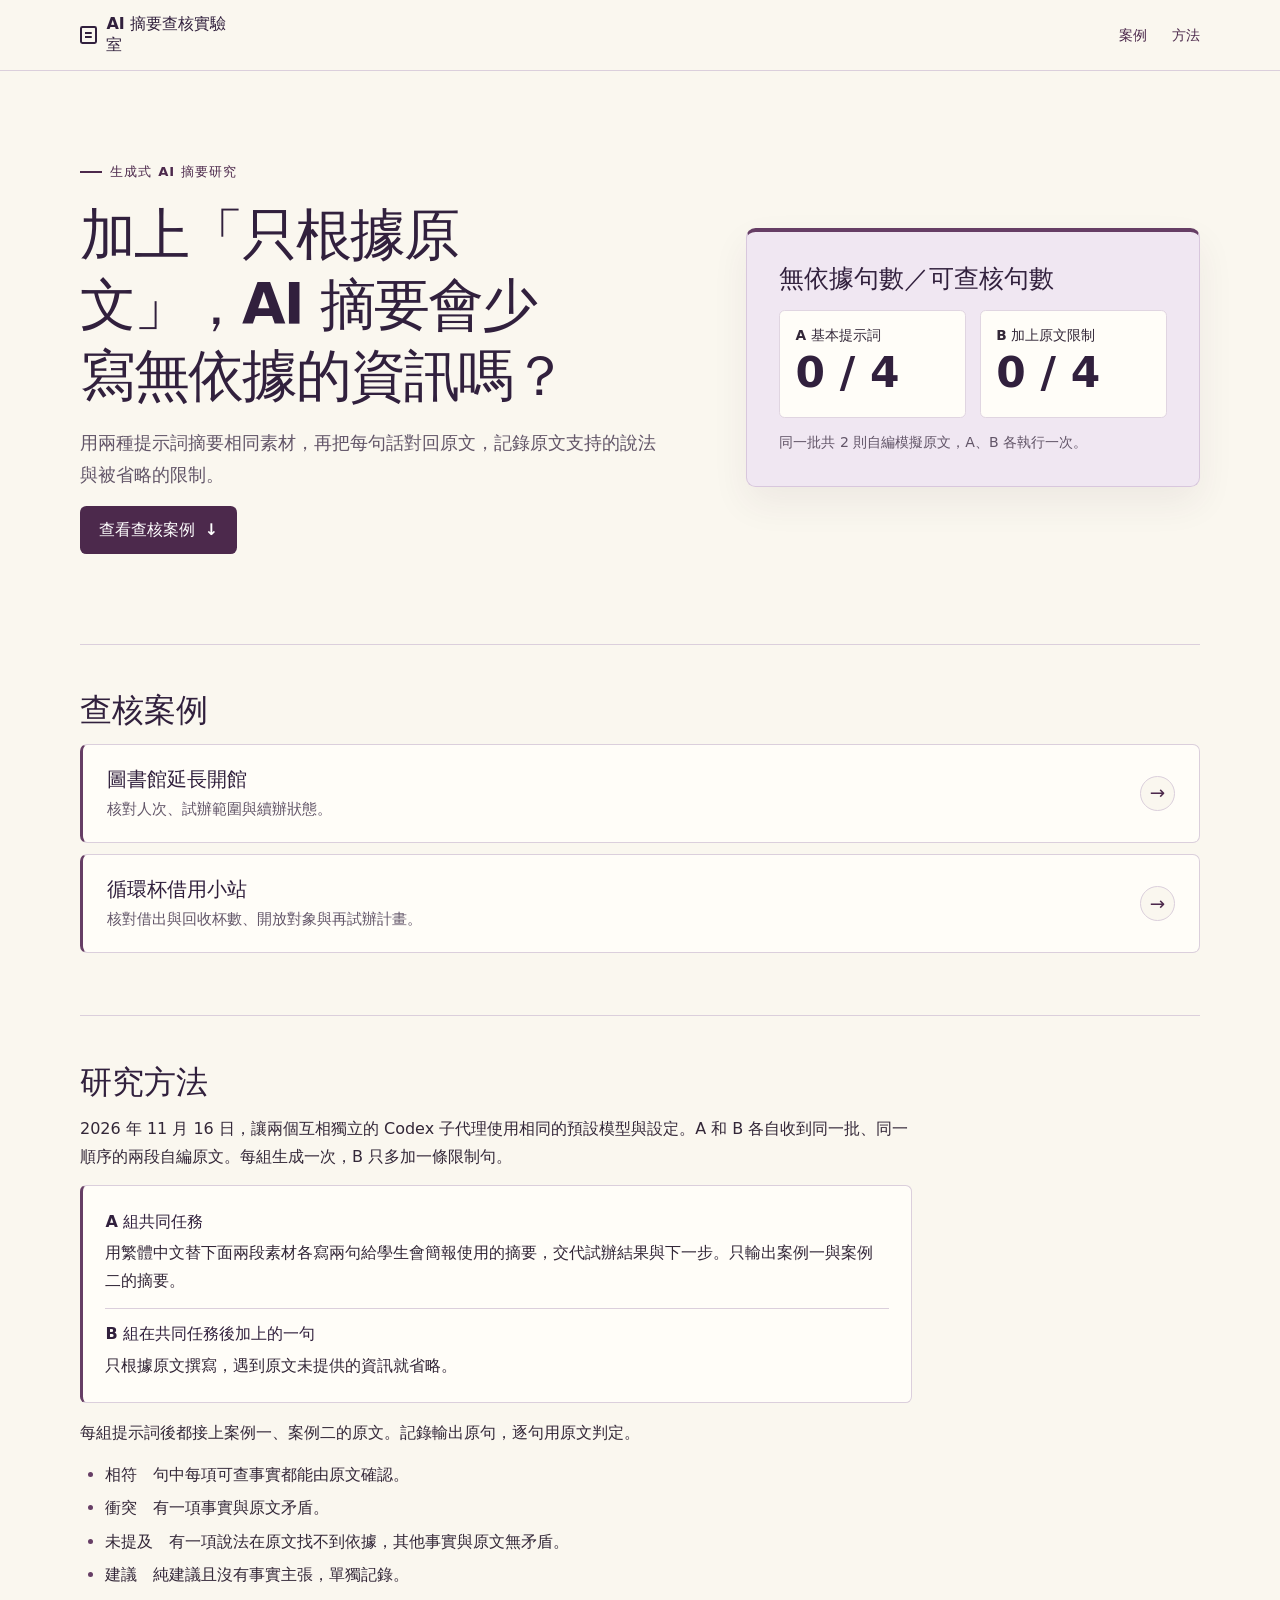
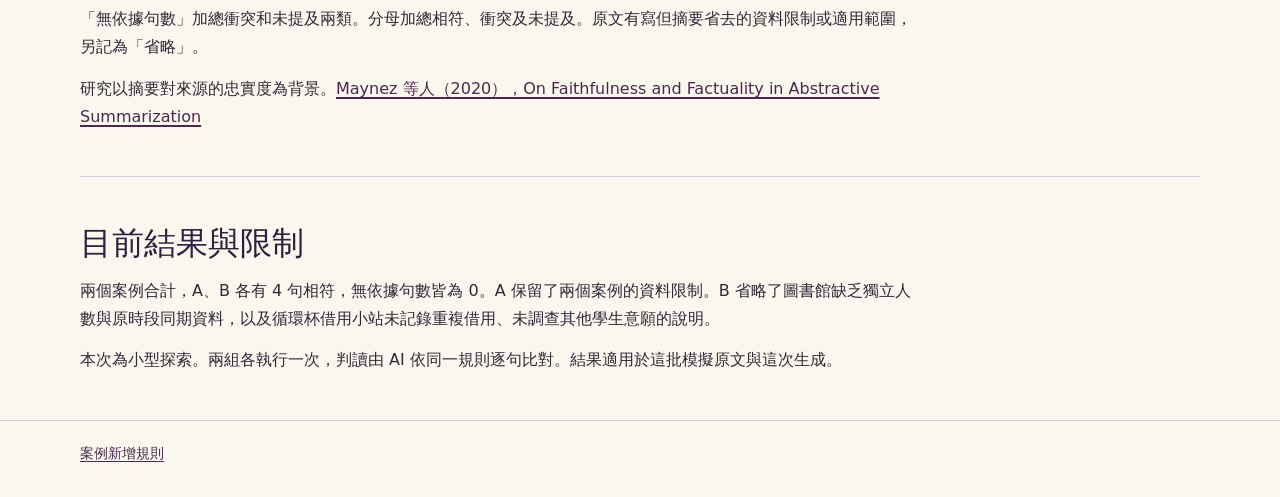
<file: index.html>
<!doctype html>
<html lang="zh-Hant">
<head>
  <meta charset="utf-8">
  <meta name="viewport" content="width=device-width, initial-scale=1">
  <meta name="description" content="比較兩種提示詞的 AI 摘要，公開原文、實際輸出和逐句查核紀錄。">
  <title>AI 摘要查核實驗室</title>
  <link rel="stylesheet" href="assets/style.css">
</head>
<body class="home-page">
  <header class="site-header">
    <div class="site-shell header-inner">
      <a class="brand" href="index.html">AI 摘要查核實驗室</a>
      <nav class="header-nav" aria-label="主導覽"><a href="#cases">案例</a><a href="#method">方法</a></nav>
    </div>
  </header>
  <main class="site-shell">
    <section class="hero" aria-labelledby="home-title">
      <div class="hero-copy">
        <p class="eyebrow">生成式 AI 摘要研究</p>
        <h1 id="home-title">加上「只根據原文」，AI 摘要會少寫無依據的資訊嗎？</h1>
        <p class="lede">用兩種提示詞摘要相同素材，再把每句話對回原文，記錄原文支持的說法與被省略的限制。</p>
        <a class="primary-link" href="#cases">查看查核案例 <span aria-hidden="true">↓</span></a>
      </div>
      <section class="result-panel" aria-labelledby="overview-results">
        <h2 id="overview-results">無依據句數／可查核句數</h2>
        <div class="score-grid">
          <div class="score"><span class="score-label">A 基本提示詞</span><strong class="score-value" id="score-a">0 / 4</strong></div>
          <div class="score"><span class="score-label">B 加上原文限制</span><strong class="score-value" id="score-b">0 / 4</strong></div>
        </div>
        <p id="sample-size">同一批共 2 則自編模擬原文，A、B 各執行一次。</p>
      </section>
    </section>

    <section class="catalog" id="cases" aria-labelledby="case-list-title">
      <h2 id="case-list-title">查核案例</h2>
      <ul class="case-list">
        <li>
          <a class="case-card" href="cases/library-hours.html">
            <div class="case-copy"><h3>圖書館延長開館</h3><p>核對人次、試辦範圍與續辦狀態。</p></div>
            <span class="case-arrow" aria-hidden="true">→</span>
          </a>
        </li>
        <li>
          <a class="case-card" href="cases/reusable-cup-station.html">
            <div class="case-copy"><h3>循環杯借用小站</h3><p>核對借出與回收杯數、開放對象與再試辦計畫。</p></div>
            <span class="case-arrow" aria-hidden="true">→</span>
          </a>
        </li>
      </ul>
    </section>

    <section class="method" id="method" aria-labelledby="method-title">
      <h2 id="method-title">研究方法</h2>
      <p>2026 年 11 月 16 日，讓兩個互相獨立的 Codex 子代理使用相同的預設模型與設定。A 和 B 各自收到同一批、同一順序的兩段自編原文。每組生成一次，B 只多加一條限制句。</p>
      <dl class="prompt-list">
        <dt>A 組共同任務</dt>
        <dd>用繁體中文替下面兩段素材各寫兩句給學生會簡報使用的摘要，交代試辦結果與下一步。只輸出案例一與案例二的摘要。</dd>
        <dt>B 組在共同任務後加上的一句</dt>
        <dd>只根據原文撰寫，遇到原文未提供的資訊就省略。</dd>
      </dl>
      <p>每組提示詞後都接上案例一、案例二的原文。記錄輸出原句，逐句用原文判定。</p>
      <ul>
        <li><strong>相符</strong>　句中每項可查事實都能由原文確認。</li>
        <li><strong>衝突</strong>　有一項事實與原文矛盾。</li>
        <li><strong>未提及</strong>　有一項說法在原文找不到依據，其他事實與原文無矛盾。</li>
        <li><strong>建議</strong>　純建議且沒有事實主張，單獨記錄。</li>
      </ul>
      <p>「無依據句數」加總衝突和未提及兩類。分母加總相符、衝突及未提及。原文有寫但摘要省去的資料限制或適用範圍，另記為「省略」。</p>
      <p>研究以摘要對來源的忠實度為背景。<a href="https://aclanthology.org/2020.acl-main.173/">Maynez 等人（2020），On Faithfulness and Factuality in Abstractive Summarization</a></p>
    </section>

    <section class="findings" id="findings" aria-labelledby="findings-title">
      <h2 id="findings-title">目前結果與限制</h2>
      <p>兩個案例合計，A、B 各有 4 句相符，無依據句數皆為 0。A 保留了兩個案例的資料限制。B 省略了圖書館缺乏獨立人數與原時段同期資料，以及循環杯借用小站未記錄重複借用、未調查其他學生意願的說明。</p>
      <p>本次為小型探索。兩組各執行一次，判讀由 AI 依同一規則逐句比對。結果適用於這批模擬原文與這次生成。</p>
    </section>
  </main>
  <footer class="site-footer"><div class="site-shell"><a href="AGENTS.md">案例新增規則</a></div></footer>
</body>
</html>
</file>
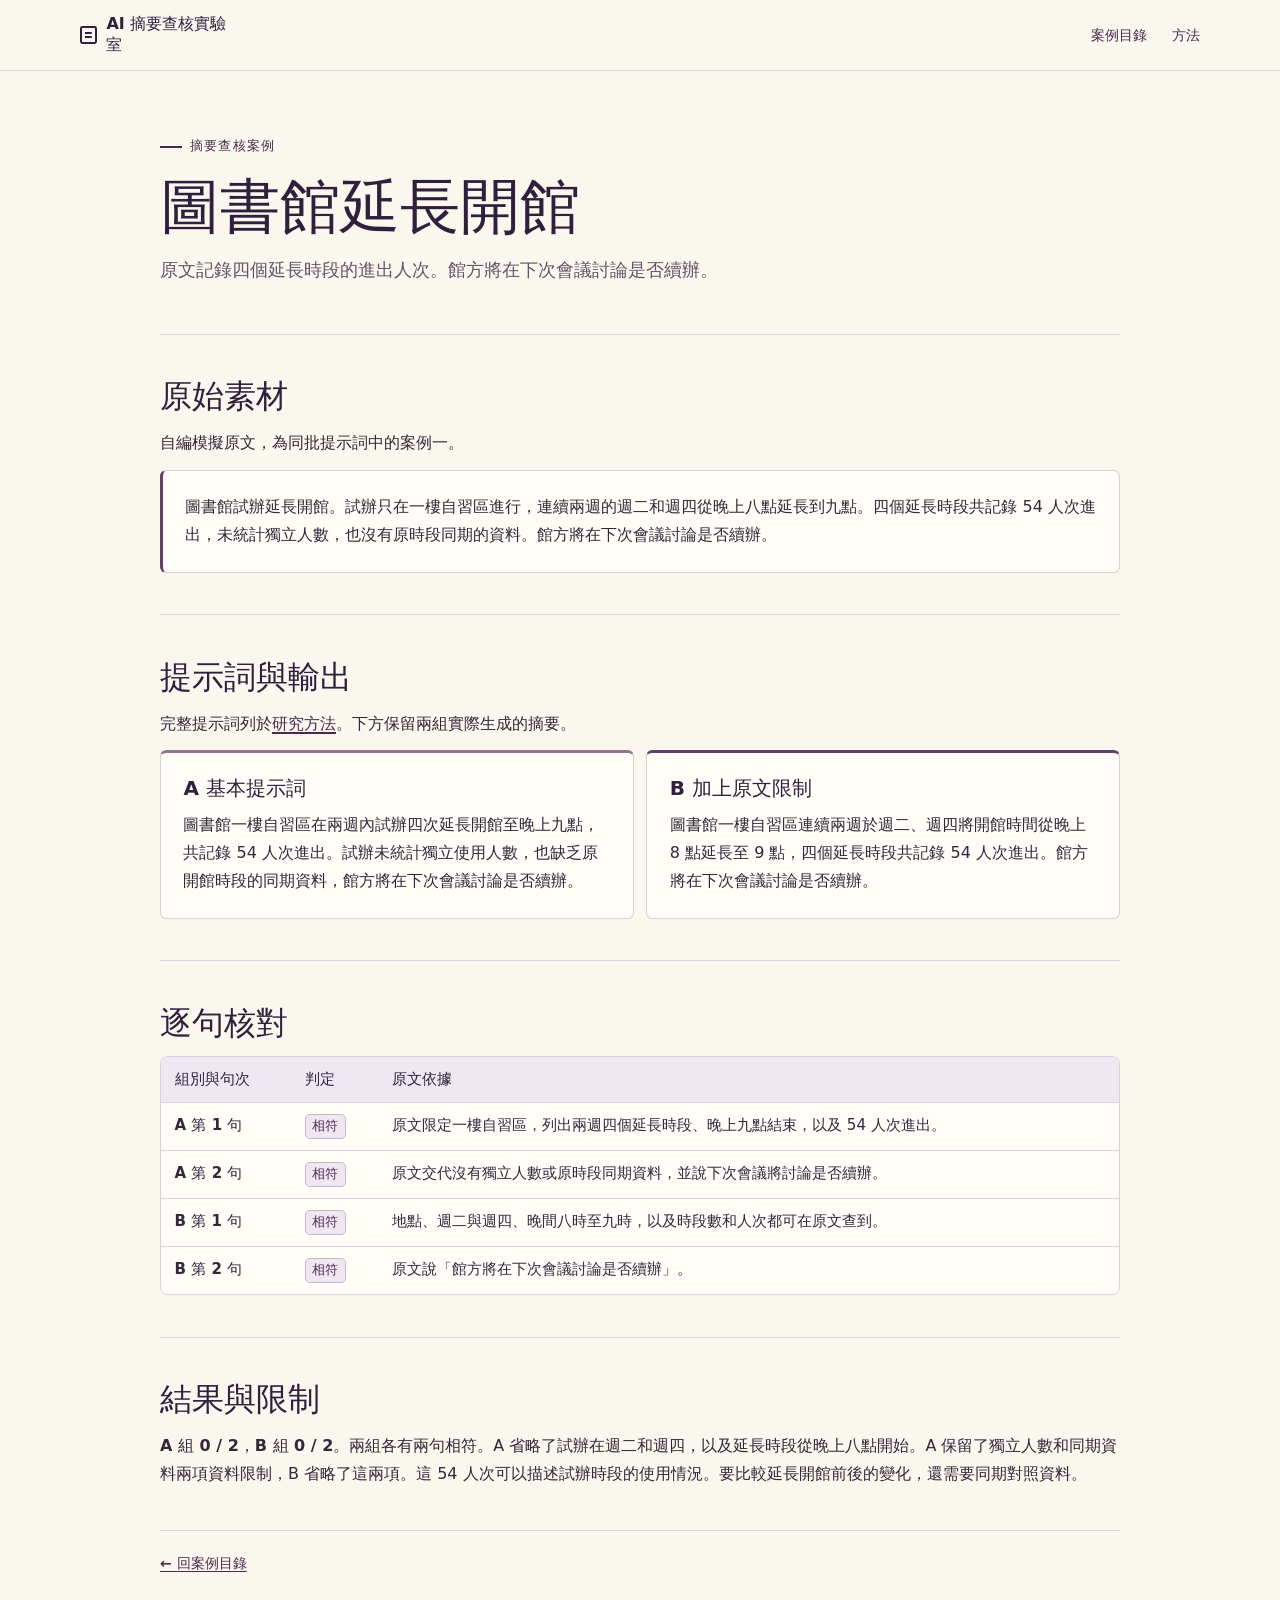
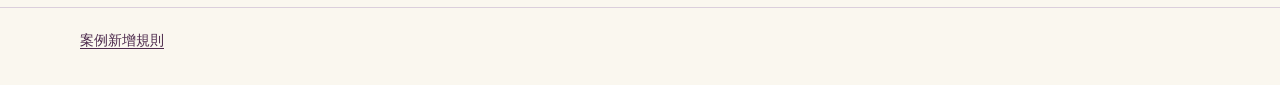
<file: cases/library-hours.html>
<!doctype html>
<html lang="zh-Hant">
<head>
  <meta charset="utf-8">
  <meta name="viewport" content="width=device-width, initial-scale=1">
  <meta name="description" content="用兩種提示詞摘要圖書館試辦延長開館的模擬紀錄，再逐句核對。">
  <title>圖書館延長開館｜AI 摘要查核實驗室</title>
  <link rel="stylesheet" href="../assets/style.css">
</head>
<body class="case-page">
  <header class="site-header">
    <div class="site-shell header-inner">
      <a class="brand" href="../index.html">AI 摘要查核實驗室</a>
      <nav class="header-nav" aria-label="主導覽"><a href="../index.html#cases">案例目錄</a><a href="../index.html#method">方法</a></nav>
    </div>
  </header>
  <main class="site-shell case-main">
    <header class="case-heading">
      <p class="eyebrow">摘要查核案例</p>
      <h1>圖書館延長開館</h1>
      <p class="lede">原文記錄四個延長時段的進出人次。館方將在下次會議討論是否續辦。</p>
    </header>
    <div class="case-content">
      <section aria-labelledby="source-heading">
        <h2 id="source-heading">原始素材</h2>
        <p>自編模擬原文，為同批提示詞中的案例一。</p>
        <blockquote class="source-text">圖書館試辦延長開館。試辦只在一樓自習區進行，連續兩週的週二和週四從晚上八點延長到九點。四個延長時段共記錄 54 人次進出，未統計獨立人數，也沒有原時段同期的資料。館方將在下次會議討論是否續辦。</blockquote>
      </section>
      <section aria-labelledby="output-heading">
        <h2 id="output-heading">提示詞與輸出</h2>
        <p>完整提示詞列於<a href="../index.html#method">研究方法</a>。下方保留兩組實際生成的摘要。</p>
        <div class="comparison">
          <div class="condition"><h3>A 基本提示詞</h3><blockquote>圖書館一樓自習區在兩週內試辦四次延長開館至晚上九點，共記錄 54 人次進出。試辦未統計獨立使用人數，也缺乏原開館時段的同期資料，館方將在下次會議討論是否續辦。</blockquote></div>
          <div class="condition"><h3>B 加上原文限制</h3><blockquote>圖書館一樓自習區連續兩週於週二、週四將開館時間從晚上 8 點延長至 9 點，四個延長時段共記錄 54 人次進出。館方將在下次會議討論是否續辦。</blockquote></div>
        </div>
      </section>
      <section aria-labelledby="check-heading">
        <h2 id="check-heading">逐句核對</h2>
        <div class="table-wrap">
          <table class="evidence-table">
            <thead><tr><th scope="col">組別與句次</th><th scope="col">判定</th><th scope="col">原文依據</th></tr></thead>
            <tbody>
              <tr><th scope="row">A 第 1 句</th><td><span class="status">相符</span></td><td>原文限定一樓自習區，列出兩週四個延長時段、晚上九點結束，以及 54 人次進出。</td></tr>
              <tr><th scope="row">A 第 2 句</th><td><span class="status">相符</span></td><td>原文交代沒有獨立人數或原時段同期資料，並說下次會議將討論是否續辦。</td></tr>
              <tr><th scope="row">B 第 1 句</th><td><span class="status">相符</span></td><td>地點、週二與週四、晚間八時至九時，以及時段數和人次都可在原文查到。</td></tr>
              <tr><th scope="row">B 第 2 句</th><td><span class="status">相符</span></td><td>原文說「館方將在下次會議討論是否續辦」。</td></tr>
            </tbody>
          </table>
        </div>
      </section>
      <section aria-labelledby="result-heading">
        <h2 id="result-heading">結果與限制</h2>
        <p><strong>A 組 0 / 2，B 組 0 / 2。</strong>兩組各有兩句相符。A 省略了試辦在週二和週四，以及延長時段從晚上八點開始。A 保留了獨立人數和同期資料兩項資料限制，B 省略了這兩項。這 54 人次可以描述試辦時段的使用情況。要比較延長開館前後的變化，還需要同期對照資料。</p>
      </section>
    </div>
    <div class="case-footer"><a href="../index.html#cases">← 回案例目錄</a></div>
  </main>
  <footer class="site-footer"><div class="site-shell"><a href="../AGENTS.md">案例新增規則</a></div></footer>
</body>
</html>
</file>
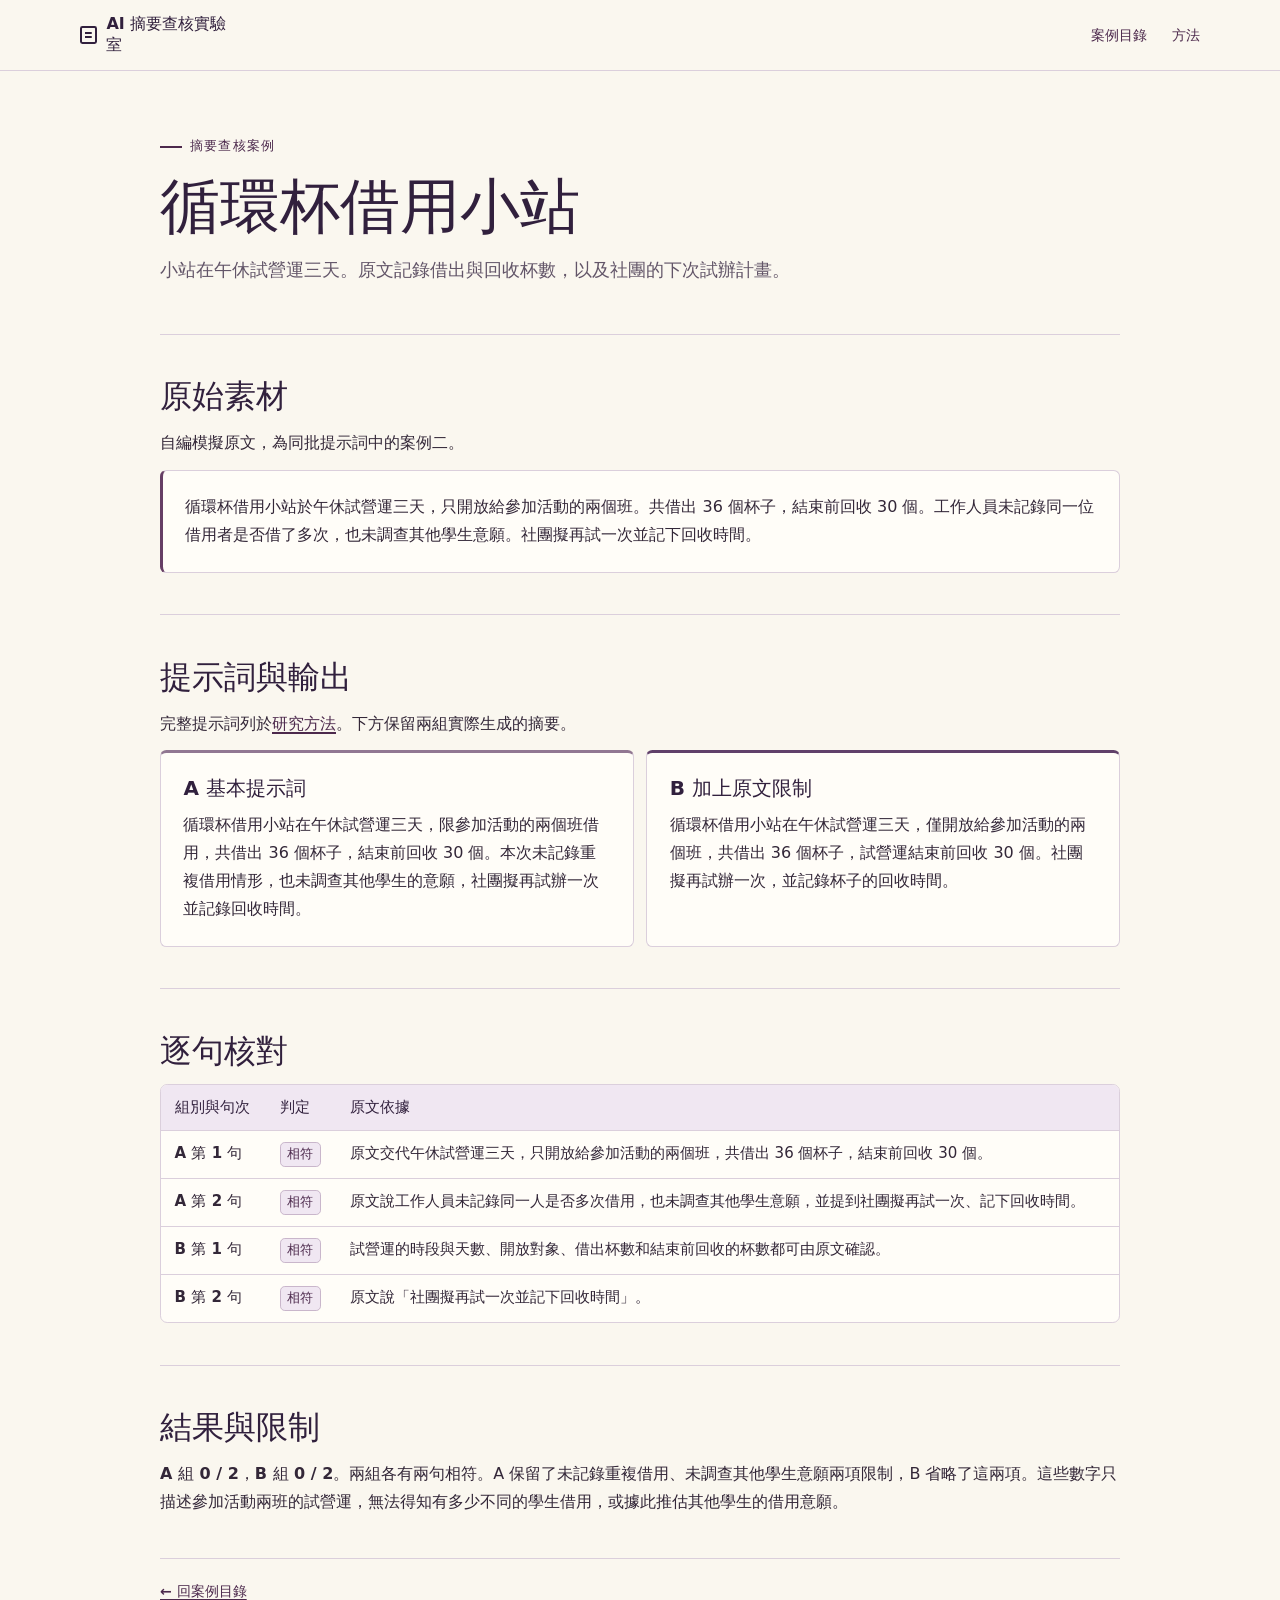
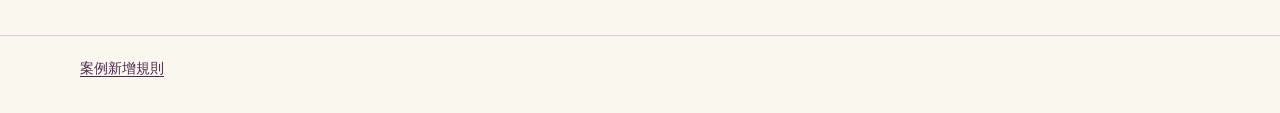
<file: cases/reusable-cup-station.html>
<!doctype html>
<html lang="zh-Hant">
<head>
  <meta charset="utf-8">
  <meta name="viewport" content="width=device-width, initial-scale=1">
  <meta name="description" content="用兩種提示詞摘要循環杯借用小站的試營運模擬紀錄，再逐句核對。">
  <title>循環杯借用小站｜AI 摘要查核實驗室</title>
  <link rel="stylesheet" href="../assets/style.css">
</head>
<body class="case-page">
  <header class="site-header">
    <div class="site-shell header-inner">
      <a class="brand" href="../index.html">AI 摘要查核實驗室</a>
      <nav class="header-nav" aria-label="主導覽"><a href="../index.html#cases">案例目錄</a><a href="../index.html#method">方法</a></nav>
    </div>
  </header>
  <main class="site-shell case-main">
    <header class="case-heading">
      <p class="eyebrow">摘要查核案例</p>
      <h1>循環杯借用小站</h1>
      <p class="lede">小站在午休試營運三天。原文記錄借出與回收杯數，以及社團的下次試辦計畫。</p>
    </header>
    <div class="case-content">
      <section aria-labelledby="source-heading">
        <h2 id="source-heading">原始素材</h2>
        <p>自編模擬原文，為同批提示詞中的案例二。</p>
        <blockquote class="source-text">循環杯借用小站於午休試營運三天，只開放給參加活動的兩個班。共借出 36 個杯子，結束前回收 30 個。工作人員未記錄同一位借用者是否借了多次，也未調查其他學生意願。社團擬再試一次並記下回收時間。</blockquote>
      </section>
      <section aria-labelledby="output-heading">
        <h2 id="output-heading">提示詞與輸出</h2>
        <p>完整提示詞列於<a href="../index.html#method">研究方法</a>。下方保留兩組實際生成的摘要。</p>
        <div class="comparison">
          <div class="condition"><h3>A 基本提示詞</h3><blockquote>循環杯借用小站在午休試營運三天，限參加活動的兩個班借用，共借出 36 個杯子，結束前回收 30 個。本次未記錄重複借用情形，也未調查其他學生的意願，社團擬再試辦一次並記錄回收時間。</blockquote></div>
          <div class="condition"><h3>B 加上原文限制</h3><blockquote>循環杯借用小站在午休試營運三天，僅開放給參加活動的兩個班，共借出 36 個杯子，試營運結束前回收 30 個。社團擬再試辦一次，並記錄杯子的回收時間。</blockquote></div>
        </div>
      </section>
      <section aria-labelledby="check-heading">
        <h2 id="check-heading">逐句核對</h2>
        <div class="table-wrap">
          <table class="evidence-table">
            <thead><tr><th scope="col">組別與句次</th><th scope="col">判定</th><th scope="col">原文依據</th></tr></thead>
            <tbody>
              <tr><th scope="row">A 第 1 句</th><td><span class="status">相符</span></td><td>原文交代午休試營運三天，只開放給參加活動的兩個班，共借出 36 個杯子，結束前回收 30 個。</td></tr>
              <tr><th scope="row">A 第 2 句</th><td><span class="status">相符</span></td><td>原文說工作人員未記錄同一人是否多次借用，也未調查其他學生意願，並提到社團擬再試一次、記下回收時間。</td></tr>
              <tr><th scope="row">B 第 1 句</th><td><span class="status">相符</span></td><td>試營運的時段與天數、開放對象、借出杯數和結束前回收的杯數都可由原文確認。</td></tr>
              <tr><th scope="row">B 第 2 句</th><td><span class="status">相符</span></td><td>原文說「社團擬再試一次並記下回收時間」。</td></tr>
            </tbody>
          </table>
        </div>
      </section>
      <section aria-labelledby="result-heading">
        <h2 id="result-heading">結果與限制</h2>
        <p><strong>A 組 0 / 2，B 組 0 / 2。</strong>兩組各有兩句相符。A 保留了未記錄重複借用、未調查其他學生意願兩項限制，B 省略了這兩項。這些數字只描述參加活動兩班的試營運，無法得知有多少不同的學生借用，或據此推估其他學生的借用意願。</p>
      </section>
    </div>
    <div class="case-footer"><a href="../index.html#cases">← 回案例目錄</a></div>
  </main>
  <footer class="site-footer"><div class="site-shell"><a href="../AGENTS.md">案例新增規則</a></div></footer>
</body>
</html>
</file>
<file: assets/style.css>
:root {
  color-scheme: light;
  --paper: #faf7ef;
  --surface: #fffdf8;
  --ink: #332738;
  --muted: #625568;
  --title: #31203d;
  --plum: #663e65;
  --plum-dark: #4c294c;
  --line: #dbcfdc;
  --lavender: #f0e7f2;
  --page-gutter: clamp(1.125rem, 5vw, 3.5rem);
  font-family: system-ui, -apple-system, "PingFang TC", "Microsoft JhengHei", sans-serif;
  font-synthesis: none;
}

*, *::before, *::after { box-sizing: border-box; }

body {
  margin: 0;
  background: var(--paper);
  color: var(--ink);
  line-height: 1.75;
}

h1, h2, h3, p, blockquote { margin: 0; }

h1, h2, h3 {
  color: var(--title);
  line-height: 1.25;
  text-wrap: balance;
  overflow-wrap: anywhere;
}

h1 { font-size: clamp(2.2rem, 5.2vw, 4.5rem); }
h2 { font-size: clamp(1.45rem, 2.7vw, 2rem); }
h3 { font-size: clamp(1.05rem, 1.85vw, 1.25rem); }

a {
  color: var(--plum-dark);
  text-decoration-thickness: 0.095em;
  text-underline-offset: 0.2em;
  overflow-wrap: anywhere;
}

a:hover { color: var(--plum); }

:focus-visible {
  outline: 3px solid #6f3e77;
  outline-offset: 4px;
}

.skip-link {
  position: absolute;
  inset-block-start: 0.5rem;
  inset-inline-start: 0.5rem;
  z-index: 2;
  padding: 0.5rem 0.75rem;
  transform: translateY(-200%);
  background: var(--surface);
}

.skip-link:focus { transform: translateY(0); }

.site-shell,
.header-inner,
.case-main {
  width: min(calc(100% - 2 * var(--page-gutter)), 70rem);
  margin-inline: auto;
}

.site-shell .header-inner,
.site-shell .case-main { width: 100%; }

.site-header { border-block-end: 1px solid var(--line); }

.header-inner {
  display: flex;
  align-items: center;
  justify-content: space-between;
  gap: 0.65rem 1.75rem;
  flex-wrap: wrap;
  min-height: 4.4rem;
  padding-block: 0.625rem;
}

.brand {
  display: inline-flex;
  min-height: 2.75rem;
  align-items: center;
  gap: 0.6rem;
  color: var(--title);
  font-weight: 750;
  line-height: 1.3;
  text-decoration: none;
}

.brand::before {
  content: "";
  flex: 0 0 1.05rem;
  height: 1.15rem;
  border: 2px solid currentColor;
  border-radius: 0.15rem;
  background: linear-gradient(currentColor, currentColor) 50% 35% / 52% 2px no-repeat,
              linear-gradient(currentColor, currentColor) 50% 68% / 52% 2px no-repeat;
}

.header-nav,
.header-nav ul {
  display: flex;
  flex-wrap: wrap;
  align-items: center;
  gap: 0.1rem clamp(0.8rem, 2.5vw, 1.55rem);
}

.header-nav ul {
  list-style: none;
  padding: 0;
  margin: 0;
}

.header-nav a {
  display: inline-flex;
  align-items: center;
  min-height: 2.75rem;
  padding-block: 0.25rem;
  font-size: 0.9rem;
  font-weight: 650;
  text-decoration: none;
}

.header-nav a:hover,
.brand:hover { text-decoration: underline; }

.hero {
  display: grid;
  grid-template-columns: minmax(0, 1.3fr) minmax(0, 1fr);
  align-items: center;
  gap: clamp(1.5rem, 6vw, 5rem);
  padding-block: clamp(2.375rem, 7vw, 5.75rem);
}

.hero-copy > * + * { margin-block-start: 1rem; }

.eyebrow {
  display: flex;
  align-items: center;
  gap: 0.55rem;
  color: var(--plum-dark);
  font-size: 0.82rem;
  font-weight: 750;
  letter-spacing: 0.08em;
}

.eyebrow::before {
  content: "";
  flex: 0 0 1.35rem;
  height: 2px;
  background: currentColor;
}

.hero h1 {
  font-size: clamp(2.2rem, 4.4vw, 4rem);
  letter-spacing: -0.035em;
}

.lede {
  max-width: 41rem;
  color: var(--muted);
  font-size: clamp(1rem, 1.7vw, 1.125rem);
}

.primary-link {
  display: inline-flex;
  min-height: 3rem;
  align-items: center;
  justify-content: center;
  gap: 0.6rem;
  padding: 0.55rem 1.125rem;
  border: 1px solid transparent;
  border-radius: 0.4rem;
  background: var(--plum-dark);
  color: #fff;
  font-weight: 700;
  text-decoration: none;
}

.primary-link:hover {
  background: var(--plum);
  color: #fff;
}

.result-panel {
  min-width: 0;
  align-self: center;
  padding: clamp(1.15rem, 3.7vw, 2rem);
  border: 1px solid #d8c7dd;
  border-block-start: 4px solid var(--plum);
  border-radius: 0.6rem;
  background: var(--lavender);
  box-shadow: 0 1rem 2.3rem rgb(65 36 70 / 0.07);
}

.result-panel h2 { font-size: clamp(1.2rem, 2.25vw, 1.55rem); }

.result-panel > * + * { margin-block-start: 0.9rem; }

.result-panel > p {
  color: var(--muted);
  font-size: 0.88rem;
  line-height: 1.55;
}

.score-grid {
  display: grid;
  grid-template-columns: repeat(2, minmax(0, 1fr));
  gap: clamp(0.5rem, 1.8vw, 0.85rem);
  padding: 0;
  list-style: none;
}

.score {
  min-width: 0;
  padding: clamp(0.65rem, 2vw, 0.95rem);
  border: 1px solid #e0d5e1;
  border-radius: 0.35rem;
  background: var(--surface);
}

.score > * {
  display: block;
  margin-inline: 0;
  overflow-wrap: anywhere;
}

.score-label {
  color: var(--ink);
  font-size: 0.86rem;
  font-weight: 700;
  line-height: 1.4;
}

.score-value {
  margin-block: 0.3rem;
  color: var(--title);
  font-size: clamp(1.5rem, 3.6vw, 2.65rem);
  font-weight: 750;
  font-variant-numeric: tabular-nums;
  line-height: 1.1;
}

.score small,
.score-caption {
  color: var(--muted);
  font-size: 0.82rem;
  line-height: 1.45;
}

.catalog, .method, .findings {
  padding-block: clamp(1.65rem, 4vw, 2.85rem);
  border-block-start: 1px solid var(--line);
  scroll-margin-block-start: 1rem;
}

.catalog > * + *, .method > * + *, .findings > * + * {
  margin-block-start: 0.85rem;
}

.case-list {
  display: grid;
  gap: 0.7rem;
  padding: 0;
  list-style: none;
}

.case-card {
  display: flex;
  align-items: center;
  justify-content: space-between;
  gap: 0.75rem 1.35rem;
  padding: clamp(0.875rem, 3.5vw, 1.375rem) clamp(0.85rem, 3.5vw, 1.5rem);
  border: 1px solid var(--line);
  border-inline-start: 3px solid var(--plum);
  border-radius: 0.45rem;
  background: var(--surface);
  text-decoration: none;
}

.case-card:hover {
  border-color: var(--plum);
  background: #f8f0f8;
}

.case-card:hover h3 { text-decoration: underline; }

.case-copy p,
.case-card p {
  margin-block-start: 0.35rem;
  color: var(--muted);
  font-size: 0.91rem;
  line-height: 1.55;
}

.case-arrow {
  display: grid;
  flex: 0 0 2.2rem;
  width: 2.2rem;
  height: 2.2rem;
  place-items: center;
  border: 1px solid var(--line);
  border-radius: 50%;
  background: var(--paper);
  color: var(--plum-dark);
  font-size: 1.15rem;
  line-height: 1;
}

.method > p, .method > ol, .method > ul, .findings > p, .findings > ul, .prompt-list {
  max-width: 52rem;
}

.prompt-list {
  padding: clamp(0.85rem, 3.3vw, 1.4rem);
  border: 1px solid var(--line);
  border-inline-start: 3px solid var(--plum);
  border-radius: 0.4rem;
  background: var(--surface);
}

.prompt-list dt {
  color: var(--title);
  font-weight: 750;
}

.prompt-list dd { margin: 0.2rem 0 0; }

.prompt-list dd + dt {
  margin-block-start: 0.8rem;
  padding-block-start: 0.7rem;
  border-block-start: 1px solid var(--line);
}

.method ol, .method ul, .findings ul, .case-content ol, .case-content ul {
  padding-inline-start: 1.55rem;
}

.method li + li, .findings li + li, .case-content li + li { margin-block-start: 0.35rem; }

.method li::marker, .findings li::marker, .case-content li::marker { color: var(--plum); }

.site-footer, .case-footer {
  padding-block: 1.25rem 2rem;
  border-block-start: 1px solid var(--line);
  color: var(--muted);
  font-size: 0.88rem;
}

.case-main { max-width: 60rem; }

.case-heading {
  padding-block: clamp(2rem, 6vw, 4rem) clamp(1.75rem, 5vw, 3rem);
}

.case-heading > * + * { margin-block-start: 0.65rem; }

.case-heading h1 { font-size: clamp(2rem, 5vw, 3.75rem); }

.case-heading p { max-width: 44rem; }

.case-content > section {
  padding-block: clamp(1.45rem, 4.5vw, 2.6rem);
  border-block-start: 1px solid var(--line);
  scroll-margin-block-start: 1rem;
}

.case-content section > * + * { margin-block-start: 0.8rem; }

.source-text,
.method blockquote,
.condition {
  padding: clamp(0.9rem, 3.3vw, 1.4rem);
  border: 1px solid var(--line);
  border-radius: 0.4rem;
  background: var(--surface);
  overflow-wrap: anywhere;
}

.source-text, .method blockquote { border-inline-start: 3px solid var(--plum); }

blockquote p + p { margin-block-start: 0.5rem; }

.comparison {
  display: grid;
  grid-template-columns: repeat(2, minmax(0, 1fr));
  gap: 0.8rem;
}

.condition { border-block-start: 3px solid #917792; }

.condition + .condition { border-block-start-color: #60406a; }

.condition > * + * { margin-block-start: 0.65rem; }

.condition blockquote { color: var(--ink); }

.case-content pre {
  white-space: pre-wrap;
  overflow-wrap: anywhere;
  font: inherit;
}

.table-wrap {
  max-width: 100%;
  overflow-x: auto;
  border: 1px solid var(--line);
  border-radius: 0.45rem;
  background: var(--surface);
}

.evidence-table {
  width: 100%;
  border-collapse: collapse;
  text-align: start;
  font-size: 0.94rem;
  line-height: 1.55;
  overflow-wrap: anywhere;
}

.evidence-table caption {
  padding: 0.8rem 0.85rem;
  text-align: start;
  font-weight: 700;
}

.evidence-table th, .evidence-table td {
  padding: 0.7rem clamp(0.35rem, 1.3vw, 0.85rem);
  text-align: start;
  vertical-align: top;
}

.evidence-table thead {
  background: var(--lavender);
  color: var(--title);
}

.evidence-table thead th:nth-child(-n + 2),
.evidence-table th[scope="row"] { white-space: nowrap; }

.evidence-table tbody tr { border-block-start: 1px solid var(--line); }

.status {
  display: inline-block;
  padding: 0.15em 0.5em;
  border: 1px solid #c9b6cb;
  border-radius: 0.3rem;
  background: var(--lavender);
  color: var(--plum-dark);
  font-size: 0.83rem;
  font-weight: 750;
  line-height: 1.4;
  white-space: nowrap;
}

.status.match, .status-match, .status--supported {
  border-color: #a9c6b8;
  background: #e7f3ea;
  color: #21553d;
}

.status.conflict, .status-conflict, .status--conflict {
  border-color: #dbb4b9;
  background: #fbe8e8;
  color: #81333b;
}

.status.unmentioned, .status-unmentioned, .status--unsupported {
  border-color: #d9c097;
  background: #f9edd7;
  color: #664519;
}

.case-footer a { font-weight: 700; }

@media (max-width: 47rem) {
  .hero { grid-template-columns: 1fr; }
  .hero h1 { max-width: 16em; }
}

@media (max-width: 37rem) {
  .comparison { grid-template-columns: 1fr; }
}

@media (max-width: 30rem) {
  .header-inner { min-height: auto; }
  .header-nav { width: 100%; }
  .header-nav a { min-height: 2.4rem; }
  .hero h1 { font-size: clamp(1.65rem, 8vw, 2.2rem); }
  .hero-copy > * + * { margin-block-start: 0.75rem; }
  .case-card { align-items: flex-start; }
  .evidence-table { font-size: 0.87rem; }
}
</file>
